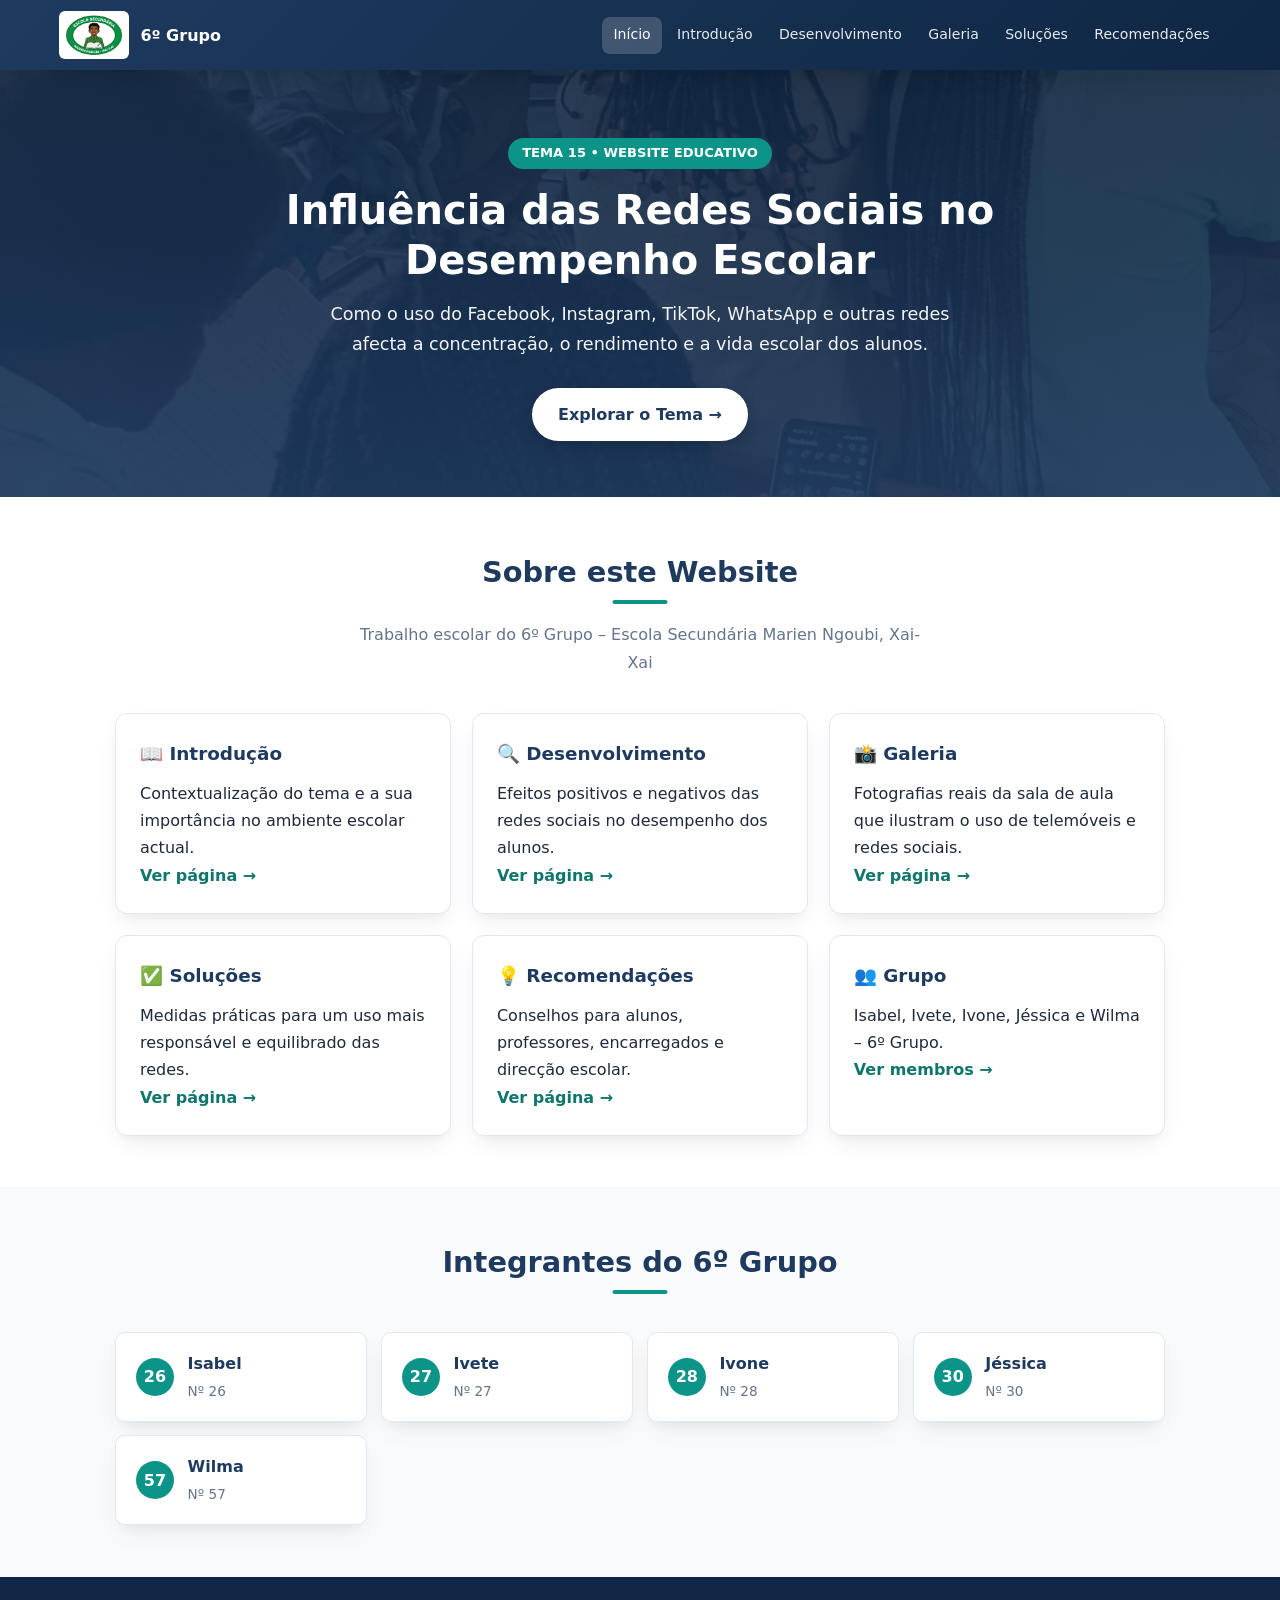
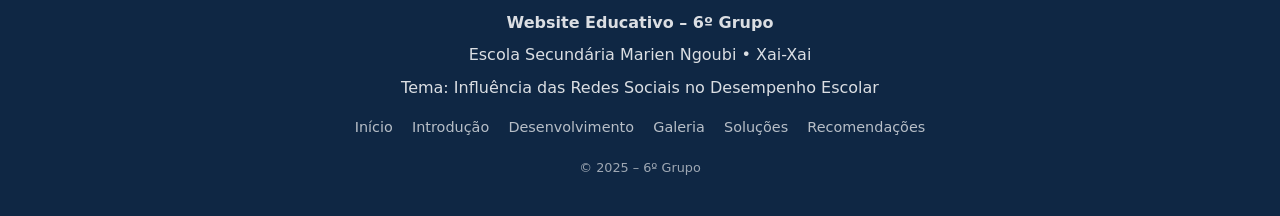
<file: index.html>
<!DOCTYPE html>
<html lang="pt">
<head>
  <meta charset="UTF-8">
  <meta name="viewport" content="width=device-width, initial-scale=1.0">
  <title>Início | Influência das Redes Sociais no Desempenho Escolar</title>
  <link rel="stylesheet" href="styles.css">
</head>
<body>
  <header>
    <div class="nav-container">
      <a href="index.html" class="logo">
        <img src="logo-escola.jpg" alt="Escola Secundária Marien Ngoubi">
        <span>6º Grupo</span>
      </a>
      <button class="menu-toggle" onclick="document.querySelector('nav').classList.toggle('open')">☰</button>
      <nav>
        <a href="index.html" class="active">Início</a>
        <a href="introducao.html">Introdução</a>
        <a href="desenvolvimento.html">Desenvolvimento</a>
        <a href="galeria.html">Galeria</a>
        <a href="solucoes.html">Soluções</a>
        <a href="recomendacoes.html">Recomendações</a>
      </nav>
    </div>
  </header>

  <section class="hero">
    <div class="hero-content">
      <div class="badge">TEMA 15 • WEBSITE EDUCATIVO</div>
      <h1>Influência das Redes Sociais no Desempenho Escolar</h1>
      <p>Como o uso do Facebook, Instagram, TikTok, WhatsApp e outras redes afecta a concentração, o rendimento e a vida escolar dos alunos.</p>
      <a href="introducao.html" class="btn">Explorar o Tema →</a>
    </div>
  </section>

  <section style="background:white;">
    <div class="container">
      <div class="section-title">
        <h2>Sobre este Website</h2>
        <p>Trabalho escolar do 6º Grupo – Escola Secundária Marien Ngoubi, Xai-Xai</p>
      </div>
      <div class="grid-3">
        <div class="card">
          <h3>📖 Introdução</h3>
          <p>Contextualização do tema e a sua importância no ambiente escolar actual.</p>
          <a href="introducao.html" style="color:var(--accent-dark); font-weight:600; text-decoration:none;">Ver página →</a>
        </div>
        <div class="card">
          <h3>🔍 Desenvolvimento</h3>
          <p>Efeitos positivos e negativos das redes sociais no desempenho dos alunos.</p>
          <a href="desenvolvimento.html" style="color:var(--accent-dark); font-weight:600; text-decoration:none;">Ver página →</a>
        </div>
        <div class="card">
          <h3>📸 Galeria</h3>
          <p>Fotografias reais da sala de aula que ilustram o uso de telemóveis e redes sociais.</p>
          <a href="galeria.html" style="color:var(--accent-dark); font-weight:600; text-decoration:none;">Ver página →</a>
        </div>
        <div class="card">
          <h3>✅ Soluções</h3>
          <p>Medidas práticas para um uso mais responsável e equilibrado das redes.</p>
          <a href="solucoes.html" style="color:var(--accent-dark); font-weight:600; text-decoration:none;">Ver página →</a>
        </div>
        <div class="card">
          <h3>💡 Recomendações</h3>
          <p>Conselhos para alunos, professores, encarregados e direcção escolar.</p>
          <a href="recomendacoes.html" style="color:var(--accent-dark); font-weight:600; text-decoration:none;">Ver página →</a>
        </div>
        <div class="card">
          <h3>👥 Grupo</h3>
          <p>Isabel, Ivete, Ivone, Jéssica e Wilma – 6º Grupo.</p>
          <a href="#grupo" style="color:var(--accent-dark); font-weight:600; text-decoration:none;">Ver membros →</a>
        </div>
      </div>
    </div>
  </section>

  <section id="grupo" style="background:var(--bg);">
    <div class="container">
      <div class="section-title">
        <h2>Integrantes do 6º Grupo</h2>
      </div>
      <div class="members">
        <div class="member"><div class="member-num">26</div><div class="member-info"><strong>Isabel</strong><span>Nº 26</span></div></div>
        <div class="member"><div class="member-num">27</div><div class="member-info"><strong>Ivete</strong><span>Nº 27</span></div></div>
        <div class="member"><div class="member-num">28</div><div class="member-info"><strong>Ivone</strong><span>Nº 28</span></div></div>
        <div class="member"><div class="member-num">30</div><div class="member-info"><strong>Jéssica</strong><span>Nº 30</span></div></div>
        <div class="member"><div class="member-num">57</div><div class="member-info"><strong>Wilma</strong><span>Nº 57</span></div></div>
      </div>
    </div>
  </section>

  <footer>
    <p><strong>Website Educativo – 6º Grupo</strong></p>
    <p>Escola Secundária Marien Ngoubi • Xai-Xai</p>
    <p>Tema: Influência das Redes Sociais no Desempenho Escolar</p>
    <div class="footer-links">
      <a href="index.html">Início</a>
      <a href="introducao.html">Introdução</a>
      <a href="desenvolvimento.html">Desenvolvimento</a>
      <a href="galeria.html">Galeria</a>
      <a href="solucoes.html">Soluções</a>
      <a href="recomendacoes.html">Recomendações</a>
    </div>
    <p style="margin-top:1.1rem; font-size:0.8rem; opacity:0.7;">© 2025 – 6º Grupo</p>
  </footer>
</body>
</html>
</file>
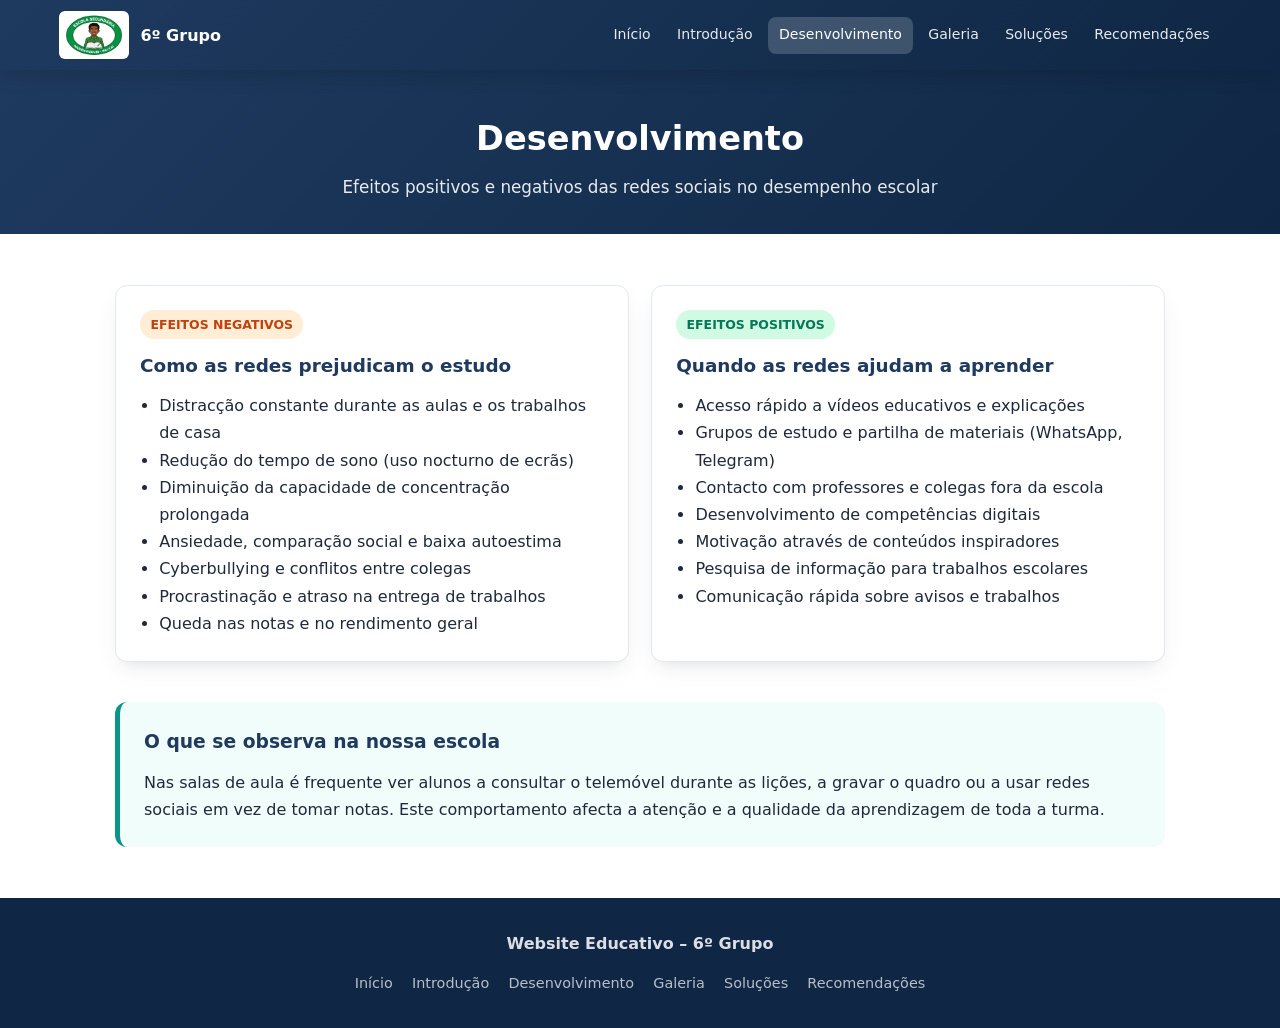
<file: desenvolvimento.html>
<!DOCTYPE html>
<html lang="pt">
<head>
  <meta charset="UTF-8">
  <meta name="viewport" content="width=device-width, initial-scale=1.0">
  <title>Desenvolvimento | Influência das Redes Sociais</title>
  <link rel="stylesheet" href="styles.css">
</head>
<body>
  <header>
    <div class="nav-container">
      <a href="index.html" class="logo">
        <img src="logo-escola.jpg" alt="Escola Secundária Marien Ngoubi">
        <span>6º Grupo</span>
      </a>
      <button class="menu-toggle" onclick="document.querySelector('nav').classList.toggle('open')">☰</button>
      <nav>
        <a href="index.html">Início</a>
        <a href="introducao.html">Introdução</a>
        <a href="desenvolvimento.html" class="active">Desenvolvimento</a>
        <a href="galeria.html">Galeria</a>
        <a href="solucoes.html">Soluções</a>
        <a href="recomendacoes.html">Recomendações</a>
      </nav>
    </div>
  </header>

  <div class="page-header">
    <h1>Desenvolvimento</h1>
    <p>Efeitos positivos e negativos das redes sociais no desempenho escolar</p>
  </div>

  <section style="background:white;">
    <div class="container">
      <div class="grid-2">
        <div class="card">
          <span class="tag neg">EFEITOS NEGATIVOS</span>
          <h3>Como as redes prejudicam o estudo</h3>
          <ul style="padding-left:1.2rem;">
            <li>Distracção constante durante as aulas e os trabalhos de casa</li>
            <li>Redução do tempo de sono (uso nocturno de ecrãs)</li>
            <li>Diminuição da capacidade de concentração prolongada</li>
            <li>Ansiedade, comparação social e baixa autoestima</li>
            <li>Cyberbullying e conflitos entre colegas</li>
            <li>Procrastinação e atraso na entrega de trabalhos</li>
            <li>Queda nas notas e no rendimento geral</li>
          </ul>
        </div>

        <div class="card">
          <span class="tag pos">EFEITOS POSITIVOS</span>
          <h3>Quando as redes ajudam a aprender</h3>
          <ul style="padding-left:1.2rem;">
            <li>Acesso rápido a vídeos educativos e explicações</li>
            <li>Grupos de estudo e partilha de materiais (WhatsApp, Telegram)</li>
            <li>Contacto com professores e colegas fora da escola</li>
            <li>Desenvolvimento de competências digitais</li>
            <li>Motivação através de conteúdos inspiradores</li>
            <li>Pesquisa de informação para trabalhos escolares</li>
            <li>Comunicação rápida sobre avisos e trabalhos</li>
          </ul>
        </div>
      </div>

      <div style="margin-top:2.5rem; background:#f0fdfa; padding:1.5rem; border-radius:12px; border-left:5px solid var(--accent);">
        <h3 style="color:var(--primary); margin-bottom:0.7rem;">O que se observa na nossa escola</h3>
        <p>Nas salas de aula é frequente ver alunos a consultar o telemóvel durante as lições, a gravar o quadro ou a usar redes sociais em vez de tomar notas. Este comportamento afecta a atenção e a qualidade da aprendizagem de toda a turma.</p>
      </div>
    </div>
  </section>

  <footer>
    <p><strong>Website Educativo – 6º Grupo</strong></p>
    <div class="footer-links">
      <a href="index.html">Início</a>
      <a href="introducao.html">Introdução</a>
      <a href="desenvolvimento.html">Desenvolvimento</a>
      <a href="galeria.html">Galeria</a>
      <a href="solucoes.html">Soluções</a>
      <a href="recomendacoes.html">Recomendações</a>
    </div>
  </footer>
</body>
</html>
</file>
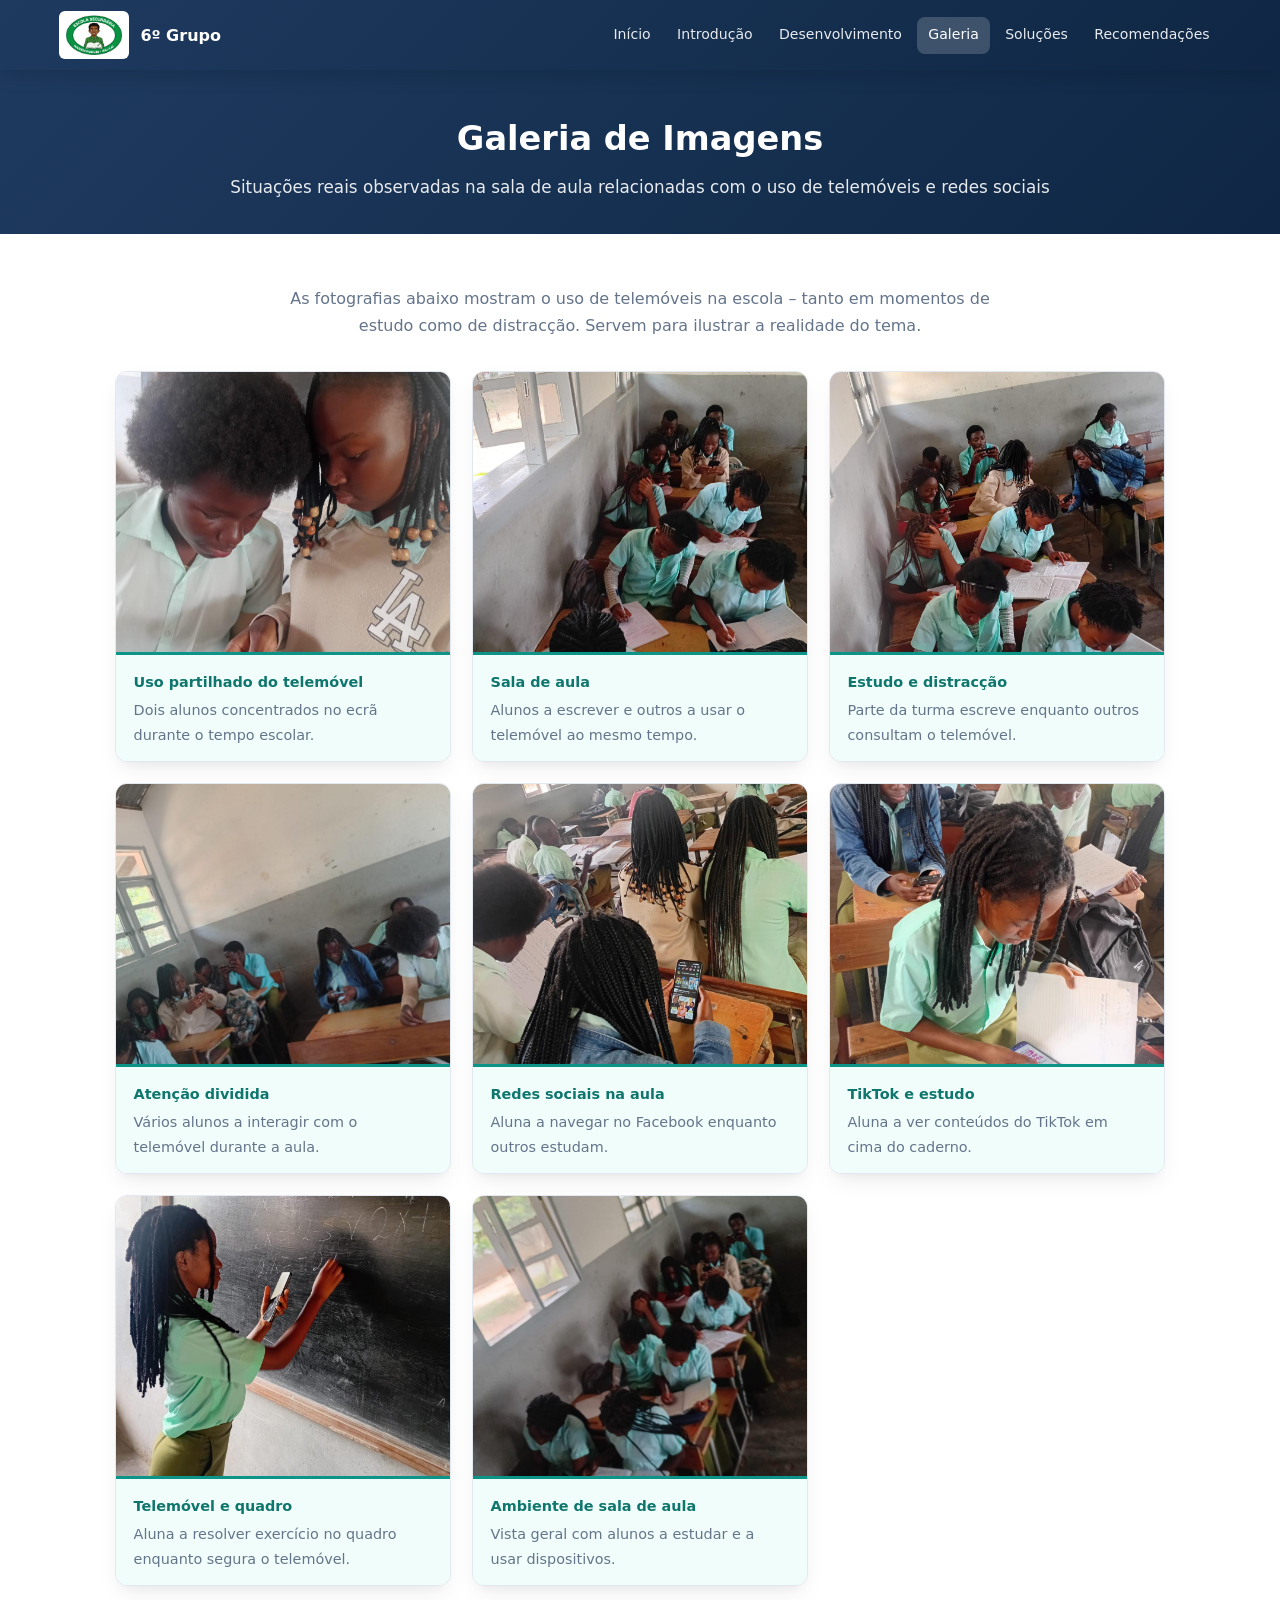
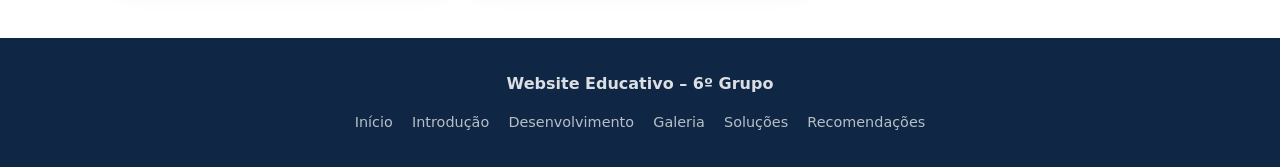
<file: galeria.html>
<!DOCTYPE html>
<html lang="pt">
<head>
  <meta charset="UTF-8">
  <meta name="viewport" content="width=device-width, initial-scale=1.0">
  <title>Galeria | Influência das Redes Sociais</title>
  <link rel="stylesheet" href="styles.css">
</head>
<body>
  <header>
    <div class="nav-container">
      <a href="index.html" class="logo">
        <img src="logo-escola.jpg" alt="Escola Secundária Marien Ngoubi">
        <span>6º Grupo</span>
      </a>
      <button class="menu-toggle" onclick="document.querySelector('nav').classList.toggle('open')">☰</button>
      <nav>
        <a href="index.html">Início</a>
        <a href="introducao.html">Introdução</a>
        <a href="desenvolvimento.html">Desenvolvimento</a>
        <a href="galeria.html" class="active">Galeria</a>
        <a href="solucoes.html">Soluções</a>
        <a href="recomendacoes.html">Recomendações</a>
      </nav>
    </div>
  </header>

  <div class="page-header">
    <h1>Galeria de Imagens</h1>
    <p>Situações reais observadas na sala de aula relacionadas com o uso de telemóveis e redes sociais</p>
  </div>

  <section style="background:white;">
    <div class="container">
      <p style="text-align:center; color:var(--text-light); max-width:700px; margin:0 auto 2rem;">
        As fotografias abaixo mostram o uso de telemóveis na escola – tanto em momentos de estudo como de distracção. 
        Servem para ilustrar a realidade do tema.
      </p>

      <div class="gallery">
        <div class="gallery-item">
          <img src="redes1.jpg" alt="Alunos a ver telemóvel juntos">
          <div class="caption">
            <strong>Uso partilhado do telemóvel</strong>
            Dois alunos concentrados no ecrã durante o tempo escolar.
          </div>
        </div>
        <div class="gallery-item">
          <img src="redes2.jpg" alt="Sala de aula com telemóveis">
          <div class="caption">
            <strong>Sala de aula</strong>
            Alunos a escrever e outros a usar o telemóvel ao mesmo tempo.
          </div>
        </div>
        <div class="gallery-item">
          <img src="redes3.jpg" alt="Alunos a estudar e a usar telemóvel">
          <div class="caption">
            <strong>Estudo e distracção</strong>
            Parte da turma escreve enquanto outros consultam o telemóvel.
          </div>
        </div>
        <div class="gallery-item">
          <img src="redes4.jpg" alt="Uso de telemóveis na sala">
          <div class="caption">
            <strong>Atenção dividida</strong>
            Vários alunos a interagir com o telemóvel durante a aula.
          </div>
        </div>
        <div class="gallery-item">
          <img src="redes5.jpg" alt="Aluna a ver Facebook">
          <div class="caption">
            <strong>Redes sociais na aula</strong>
            Aluna a navegar no Facebook enquanto outros estudam.
          </div>
        </div>
        <div class="gallery-item">
          <img src="redes6.jpg" alt="Aluna a ver TikTok">
          <div class="caption">
            <strong>TikTok e estudo</strong>
            Aluna a ver conteúdos do TikTok em cima do caderno.
          </div>
        </div>
        <div class="gallery-item">
          <img src="redes7.jpg" alt="Aluna a escrever no quadro com telemóvel">
          <div class="caption">
            <strong>Telemóvel e quadro</strong>
            Aluna a resolver exercício no quadro enquanto segura o telemóvel.
          </div>
        </div>
        <div class="gallery-item">
          <img src="redes8.jpg" alt="Vista geral da sala">
          <div class="caption">
            <strong>Ambiente de sala de aula</strong>
            Vista geral com alunos a estudar e a usar dispositivos.
          </div>
        </div>
      </div>
    </div>
  </section>

  <footer>
    <p><strong>Website Educativo – 6º Grupo</strong></p>
    <div class="footer-links">
      <a href="index.html">Início</a>
      <a href="introducao.html">Introdução</a>
      <a href="desenvolvimento.html">Desenvolvimento</a>
      <a href="galeria.html">Galeria</a>
      <a href="solucoes.html">Soluções</a>
      <a href="recomendacoes.html">Recomendações</a>
    </div>
  </footer>
</body>
</html>
</file>
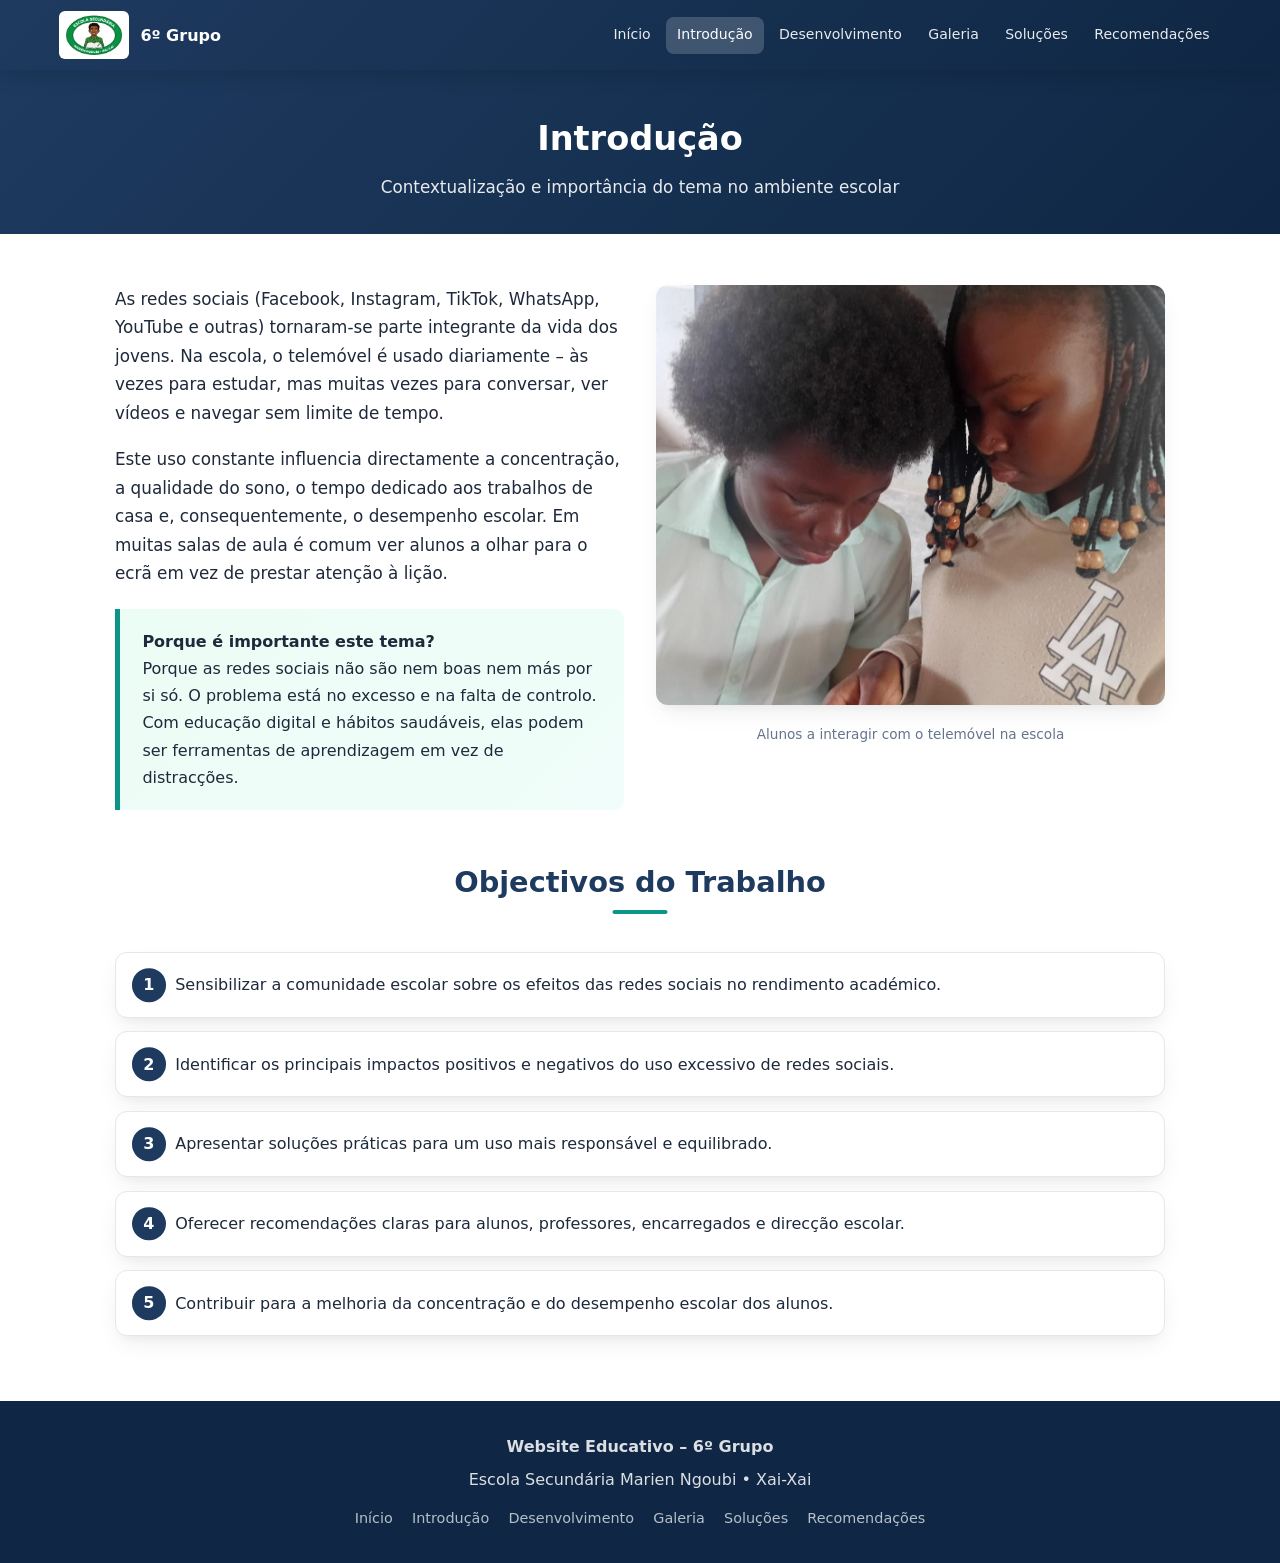
<file: introducao.html>
<!DOCTYPE html>
<html lang="pt">
<head>
  <meta charset="UTF-8">
  <meta name="viewport" content="width=device-width, initial-scale=1.0">
  <title>Introdução | Influência das Redes Sociais</title>
  <link rel="stylesheet" href="styles.css">
</head>
<body>
  <header>
    <div class="nav-container">
      <a href="index.html" class="logo">
        <img src="logo-escola.jpg" alt="Escola Secundária Marien Ngoubi">
        <span>6º Grupo</span>
      </a>
      <button class="menu-toggle" onclick="document.querySelector('nav').classList.toggle('open')">☰</button>
      <nav>
        <a href="index.html">Início</a>
        <a href="introducao.html" class="active">Introdução</a>
        <a href="desenvolvimento.html">Desenvolvimento</a>
        <a href="galeria.html">Galeria</a>
        <a href="solucoes.html">Soluções</a>
        <a href="recomendacoes.html">Recomendações</a>
      </nav>
    </div>
  </header>

  <div class="page-header">
    <h1>Introdução</h1>
    <p>Contextualização e importância do tema no ambiente escolar</p>
  </div>

  <section style="background:white;">
    <div class="container">
      <div class="intro-content">
        <div class="intro-text">
          <p>As redes sociais (Facebook, Instagram, TikTok, WhatsApp, YouTube e outras) tornaram-se parte integrante da vida dos jovens. Na escola, o telemóvel é usado diariamente – às vezes para estudar, mas muitas vezes para conversar, ver vídeos e navegar sem limite de tempo.</p>
          
          <p>Este uso constante influencia directamente a concentração, a qualidade do sono, o tempo dedicado aos trabalhos de casa e, consequentemente, o desempenho escolar. Em muitas salas de aula é comum ver alunos a olhar para o ecrã em vez de prestar atenção à lição.</p>

          <div class="highlight-box">
            <strong>Porque é importante este tema?</strong><br>
            Porque as redes sociais não são nem boas nem más por si só. O problema está no excesso e na falta de controlo. Com educação digital e hábitos saudáveis, elas podem ser ferramentas de aprendizagem em vez de distracções.
          </div>
        </div>
        <div>
          <img src="redes1.jpg" alt="Alunos a usar telemóvel" style="width:100%; max-height:420px; object-fit:cover; object-position:center; border-radius:12px; box-shadow: var(--shadow);">
          <p style="font-size:0.85rem; color:var(--text-light); margin-top:0.6rem; text-align:center;">Alunos a interagir com o telemóvel na escola</p>
        </div>
      </div>

      <div style="margin-top:3rem;">
        <div class="section-title">
          <h2>Objectivos do Trabalho</h2>
        </div>
        <ul class="obj-list">
          <li>Sensibilizar a comunidade escolar sobre os efeitos das redes sociais no rendimento académico.</li>
          <li>Identificar os principais impactos positivos e negativos do uso excessivo de redes sociais.</li>
          <li>Apresentar soluções práticas para um uso mais responsável e equilibrado.</li>
          <li>Oferecer recomendações claras para alunos, professores, encarregados e direcção escolar.</li>
          <li>Contribuir para a melhoria da concentração e do desempenho escolar dos alunos.</li>
        </ul>
      </div>
    </div>
  </section>

  <footer>
    <p><strong>Website Educativo – 6º Grupo</strong></p>
    <p>Escola Secundária Marien Ngoubi • Xai-Xai</p>
    <div class="footer-links">
      <a href="index.html">Início</a>
      <a href="introducao.html">Introdução</a>
      <a href="desenvolvimento.html">Desenvolvimento</a>
      <a href="galeria.html">Galeria</a>
      <a href="solucoes.html">Soluções</a>
      <a href="recomendacoes.html">Recomendações</a>
    </div>
  </footer>
</body>
</html>
</file>
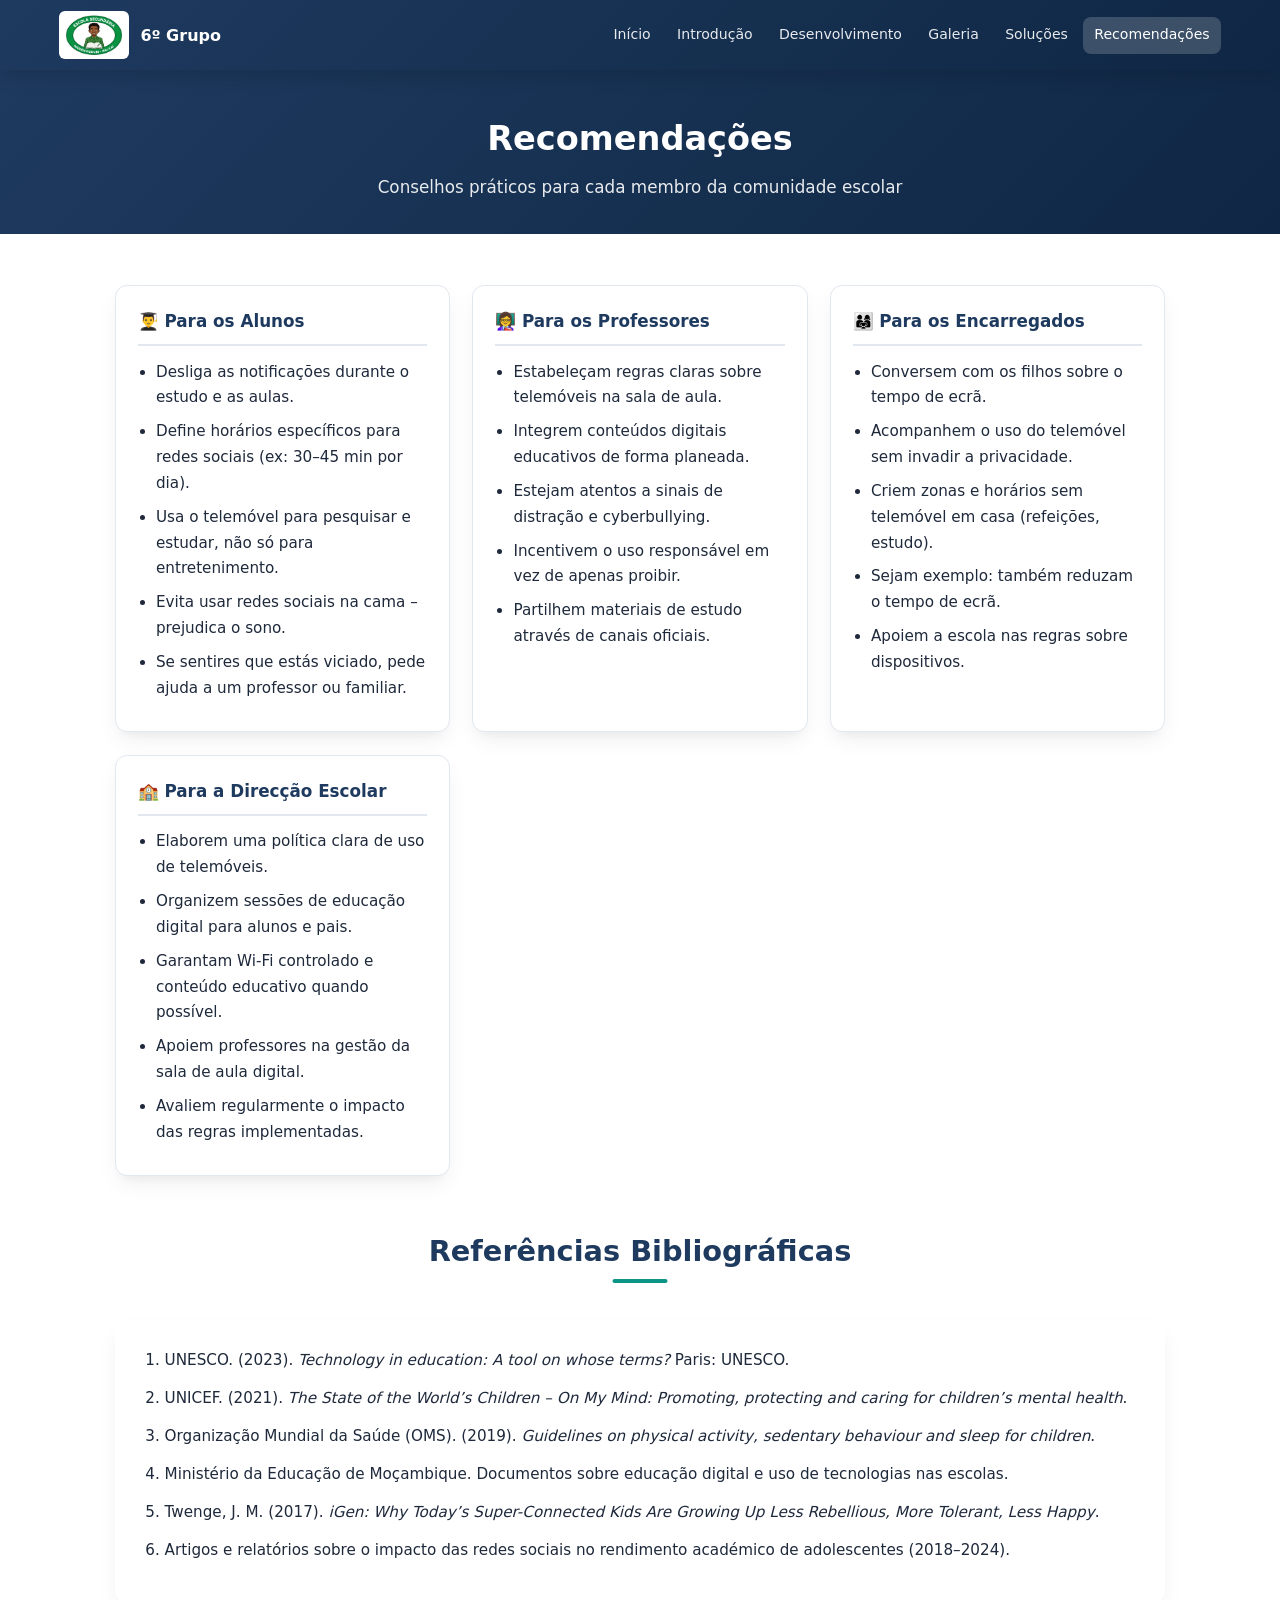
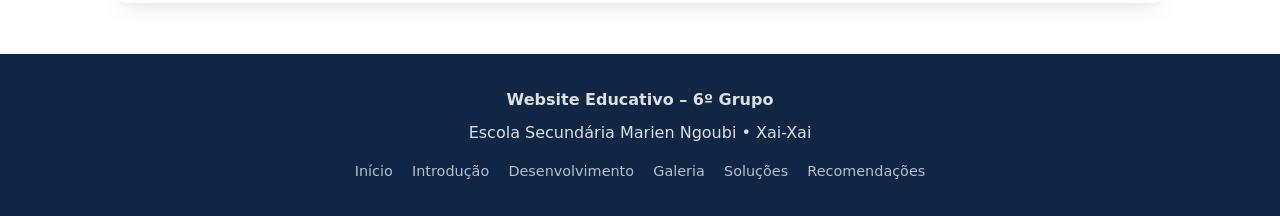
<file: recomendacoes.html>
<!DOCTYPE html>
<html lang="pt">
<head>
  <meta charset="UTF-8">
  <meta name="viewport" content="width=device-width, initial-scale=1.0">
  <title>Recomendações | Influência das Redes Sociais</title>
  <link rel="stylesheet" href="styles.css">
</head>
<body>
  <header>
    <div class="nav-container">
      <a href="index.html" class="logo">
        <img src="logo-escola.jpg" alt="Escola Secundária Marien Ngoubi">
        <span>6º Grupo</span>
      </a>
      <button class="menu-toggle" onclick="document.querySelector('nav').classList.toggle('open')">☰</button>
      <nav>
        <a href="index.html">Início</a>
        <a href="introducao.html">Introdução</a>
        <a href="desenvolvimento.html">Desenvolvimento</a>
        <a href="galeria.html">Galeria</a>
        <a href="solucoes.html">Soluções</a>
        <a href="recomendacoes.html" class="active">Recomendações</a>
      </nav>
    </div>
  </header>

  <div class="page-header">
    <h1>Recomendações</h1>
    <p>Conselhos práticos para cada membro da comunidade escolar</p>
  </div>

  <section style="background:white;">
    <div class="container">
      <div class="grid-2">
        <div class="rec-card">
          <h4>👨‍🎓 Para os Alunos</h4>
          <ul>
            <li>Desliga as notificações durante o estudo e as aulas.</li>
            <li>Define horários específicos para redes sociais (ex: 30–45 min por dia).</li>
            <li>Usa o telemóvel para pesquisar e estudar, não só para entretenimento.</li>
            <li>Evita usar redes sociais na cama – prejudica o sono.</li>
            <li>Se sentires que estás viciado, pede ajuda a um professor ou familiar.</li>
          </ul>
        </div>

        <div class="rec-card">
          <h4>👩‍🏫 Para os Professores</h4>
          <ul>
            <li>Estabeleçam regras claras sobre telemóveis na sala de aula.</li>
            <li>Integrem conteúdos digitais educativos de forma planeada.</li>
            <li>Estejam atentos a sinais de distração e cyberbullying.</li>
            <li>Incentivem o uso responsável em vez de apenas proibir.</li>
            <li>Partilhem materiais de estudo através de canais oficiais.</li>
          </ul>
        </div>

        <div class="rec-card">
          <h4>👨‍👩‍👧 Para os Encarregados</h4>
          <ul>
            <li>Conversem com os filhos sobre o tempo de ecrã.</li>
            <li>Acompanhem o uso do telemóvel sem invadir a privacidade.</li>
            <li>Criem zonas e horários sem telemóvel em casa (refeições, estudo).</li>
            <li>Sejam exemplo: também reduzam o tempo de ecrã.</li>
            <li>Apoiem a escola nas regras sobre dispositivos.</li>
          </ul>
        </div>

        <div class="rec-card">
          <h4>🏫 Para a Direcção Escolar</h4>
          <ul>
            <li>Elaborem uma política clara de uso de telemóveis.</li>
            <li>Organizem sessões de educação digital para alunos e pais.</li>
            <li>Garantam Wi-Fi controlado e conteúdo educativo quando possível.</li>
            <li>Apoiem professores na gestão da sala de aula digital.</li>
            <li>Avaliem regularmente o impacto das regras implementadas.</li>
          </ul>
        </div>
      </div>

      <div style="margin-top:3.2rem;">
        <div class="section-title">
          <h2>Referências Bibliográficas</h2>
        </div>
        <div class="refs">
          <ol>
            <li>UNESCO. (2023). <em>Technology in education: A tool on whose terms?</em> Paris: UNESCO.</li>
            <li>UNICEF. (2021). <em>The State of the World’s Children – On My Mind: Promoting, protecting and caring for children’s mental health</em>.</li>
            <li>Organização Mundial da Saúde (OMS). (2019). <em>Guidelines on physical activity, sedentary behaviour and sleep for children</em>.</li>
            <li>Ministério da Educação de Moçambique. Documentos sobre educação digital e uso de tecnologias nas escolas.</li>
            <li>Twenge, J. M. (2017). <em>iGen: Why Today’s Super-Connected Kids Are Growing Up Less Rebellious, More Tolerant, Less Happy</em>.</li>
            <li>Artigos e relatórios sobre o impacto das redes sociais no rendimento académico de adolescentes (2018–2024).</li>
          </ol>
        </div>
      </div>
    </div>
  </section>

  <footer>
    <p><strong>Website Educativo – 6º Grupo</strong></p>
    <p>Escola Secundária Marien Ngoubi • Xai-Xai</p>
    <div class="footer-links">
      <a href="index.html">Início</a>
      <a href="introducao.html">Introdução</a>
      <a href="desenvolvimento.html">Desenvolvimento</a>
      <a href="galeria.html">Galeria</a>
      <a href="solucoes.html">Soluções</a>
      <a href="recomendacoes.html">Recomendações</a>
    </div>
  </footer>
</body>
</html>
</file>
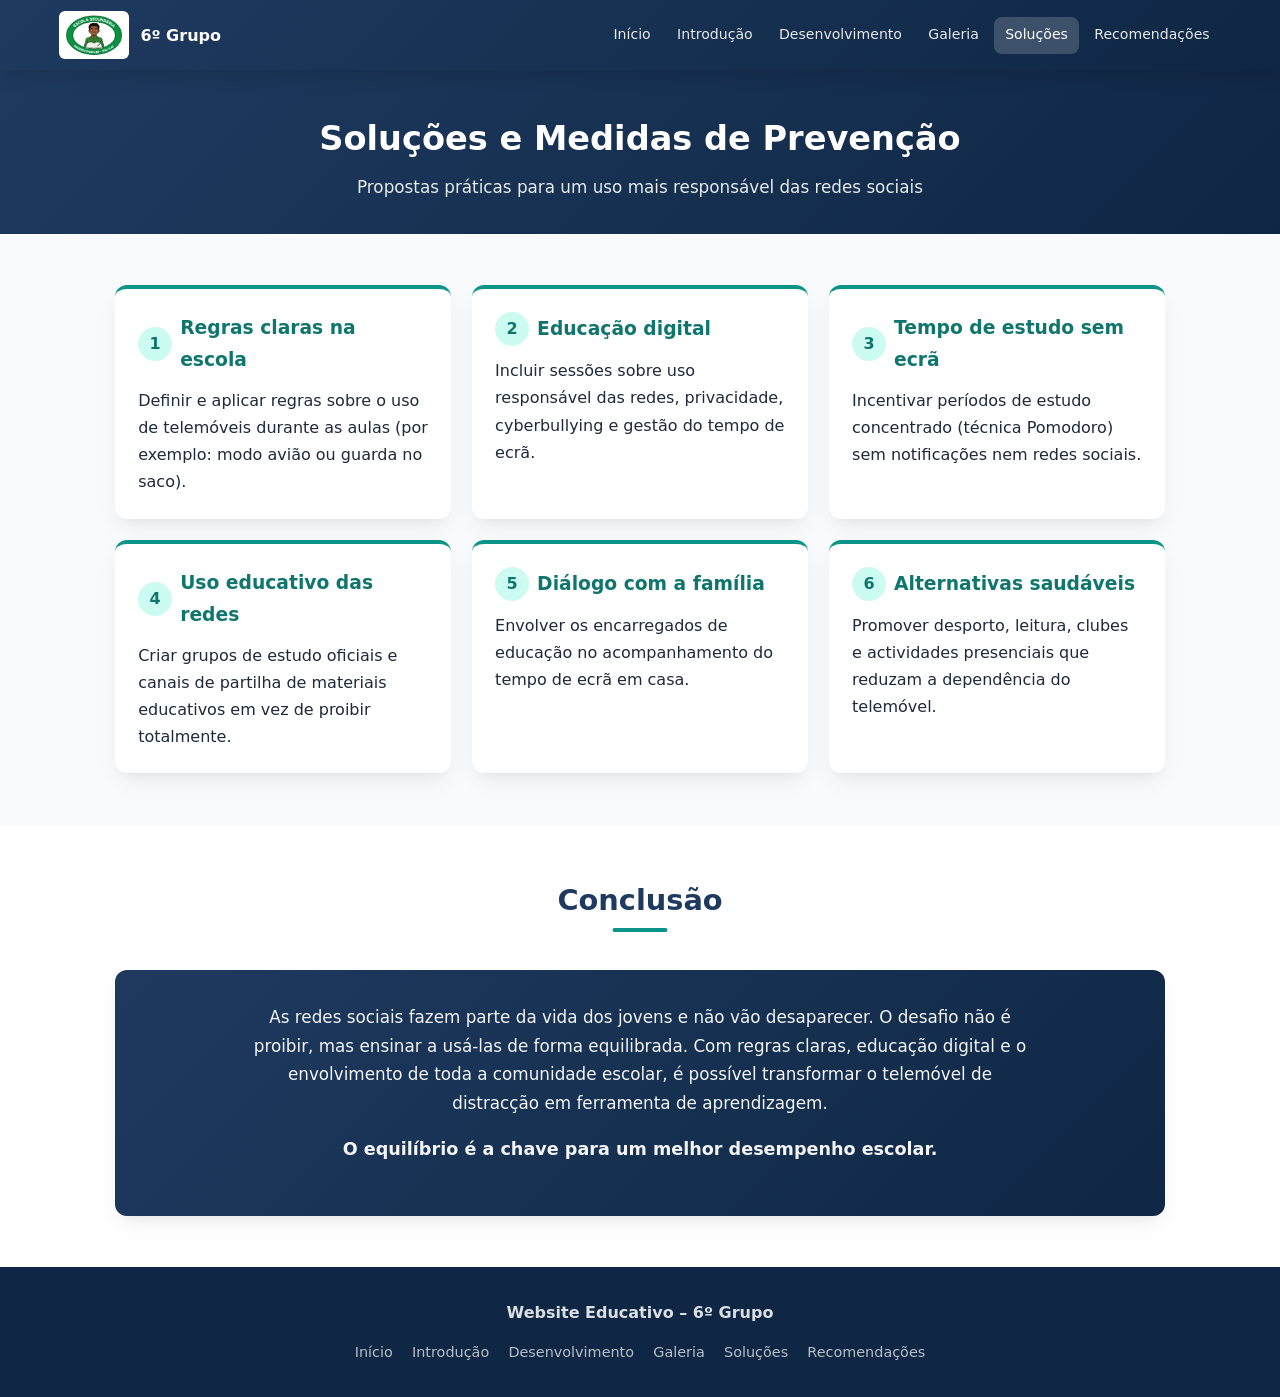
<file: solucoes.html>
<!DOCTYPE html>
<html lang="pt">
<head>
  <meta charset="UTF-8">
  <meta name="viewport" content="width=device-width, initial-scale=1.0">
  <title>Soluções | Influência das Redes Sociais</title>
  <link rel="stylesheet" href="styles.css">
</head>
<body>
  <header>
    <div class="nav-container">
      <a href="index.html" class="logo">
        <img src="logo-escola.jpg" alt="Escola Secundária Marien Ngoubi">
        <span>6º Grupo</span>
      </a>
      <button class="menu-toggle" onclick="document.querySelector('nav').classList.toggle('open')">☰</button>
      <nav>
        <a href="index.html">Início</a>
        <a href="introducao.html">Introdução</a>
        <a href="desenvolvimento.html">Desenvolvimento</a>
        <a href="galeria.html">Galeria</a>
        <a href="solucoes.html" class="active">Soluções</a>
        <a href="recomendacoes.html">Recomendações</a>
      </nav>
    </div>
  </header>

  <div class="page-header">
    <h1>Soluções e Medidas de Prevenção</h1>
    <p>Propostas práticas para um uso mais responsável das redes sociais</p>
  </div>

  <section style="background:var(--bg);">
    <div class="container">
      <div class="grid-3">
        <div class="solution-card">
          <h3><span class="icon-circle">1</span> Regras claras na escola</h3>
          <p>Definir e aplicar regras sobre o uso de telemóveis durante as aulas (por exemplo: modo avião ou guarda no saco).</p>
        </div>
        <div class="solution-card">
          <h3><span class="icon-circle">2</span> Educação digital</h3>
          <p>Incluir sessões sobre uso responsável das redes, privacidade, cyberbullying e gestão do tempo de ecrã.</p>
        </div>
        <div class="solution-card">
          <h3><span class="icon-circle">3</span> Tempo de estudo sem ecrã</h3>
          <p>Incentivar períodos de estudo concentrado (técnica Pomodoro) sem notificações nem redes sociais.</p>
        </div>
        <div class="solution-card">
          <h3><span class="icon-circle">4</span> Uso educativo das redes</h3>
          <p>Criar grupos de estudo oficiais e canais de partilha de materiais educativos em vez de proibir totalmente.</p>
        </div>
        <div class="solution-card">
          <h3><span class="icon-circle">5</span> Diálogo com a família</h3>
          <p>Envolver os encarregados de educação no acompanhamento do tempo de ecrã em casa.</p>
        </div>
        <div class="solution-card">
          <h3><span class="icon-circle">6</span> Alternativas saudáveis</h3>
          <p>Promover desporto, leitura, clubes e actividades presenciais que reduzam a dependência do telemóvel.</p>
        </div>
      </div>
    </div>
  </section>

  <section style="background:white;">
    <div class="container">
      <div class="section-title">
        <h2>Conclusão</h2>
      </div>
      <div class="conclusion-box">
        <p>As redes sociais fazem parte da vida dos jovens e não vão desaparecer. O desafio não é proibir, mas ensinar a usá-las de forma equilibrada. Com regras claras, educação digital e o envolvimento de toda a comunidade escolar, é possível transformar o telemóvel de distracção em ferramenta de aprendizagem.</p>
        <p style="font-weight:600; font-size:1.1rem;">O equilíbrio é a chave para um melhor desempenho escolar.</p>
      </div>
    </div>
  </section>

  <footer>
    <p><strong>Website Educativo – 6º Grupo</strong></p>
    <div class="footer-links">
      <a href="index.html">Início</a>
      <a href="introducao.html">Introdução</a>
      <a href="desenvolvimento.html">Desenvolvimento</a>
      <a href="galeria.html">Galeria</a>
      <a href="solucoes.html">Soluções</a>
      <a href="recomendacoes.html">Recomendações</a>
    </div>
  </footer>
</body>
</html>
</file>
<file: styles.css>
:root {
  --primary: #1e3a5f;
  --primary-dark: #0f2744;
  --accent: #0d9488;
  --accent-dark: #0f766e;
  --warn: #c2410c;
  --bg: #f8fafc;
  --card: #ffffff;
  --text: #1e293b;
  --text-light: #64748b;
  --border: #e2e8f0;
  --shadow: 0 10px 25px -5px rgba(0,0,0,0.08), 0 8px 10px -6px rgba(0,0,0,0.04);
  --radius: 12px;
}

* { margin: 0; padding: 0; box-sizing: border-box; }

body {
  font-family: 'Segoe UI', system-ui, -apple-system, BlinkMacSystemFont, Roboto, sans-serif;
  background: var(--bg);
  color: var(--text);
  line-height: 1.7;
}

header {
  background: linear-gradient(135deg, var(--primary) 0%, var(--primary-dark) 100%);
  color: white;
  position: sticky;
  top: 0;
  z-index: 1000;
  box-shadow: 0 4px 20px rgba(0,0,0,0.15);
}

.nav-container {
  max-width: 1200px;
  margin: 0 auto;
  padding: 0.7rem 1.2rem;
  display: flex;
  justify-content: space-between;
  align-items: center;
  flex-wrap: wrap;
  gap: 0.7rem;
}

.logo {
  display: flex;
  align-items: center;
  gap: 0.7rem;
  text-decoration: none;
  color: white;
  font-weight: 700;
  font-size: 1rem;
}

.logo img {
  height: 48px;
  width: auto;
  border-radius: 6px;
  background: white;
  padding: 2px;
}

nav {
  display: flex;
  gap: 0.25rem;
  flex-wrap: wrap;
}

nav a {
  color: rgba(255,255,255,0.9);
  text-decoration: none;
  padding: 0.4rem 0.7rem;
  border-radius: 8px;
  font-size: 0.88rem;
  font-weight: 500;
  transition: all 0.25s ease;
}

nav a:hover, nav a.active {
  background: rgba(255,255,255,0.18);
  color: white;
}

.menu-toggle {
  display: none;
  background: none;
  border: none;
  color: white;
  font-size: 1.5rem;
  cursor: pointer;
}

.hero {
  background: linear-gradient(rgba(15,39,68,0.88), rgba(30,58,95,0.92)), url('redes5.jpg') center/cover no-repeat;
  color: white;
  padding: 4.2rem 1.5rem 3.5rem;
  text-align: center;
}

.hero-content { max-width: 820px; margin: 0 auto; }

.hero h1 {
  font-size: clamp(1.7rem, 5vw, 2.5rem);
  font-weight: 800;
  margin-bottom: 0.9rem;
  line-height: 1.25;
}

.hero p {
  font-size: 1.1rem;
  opacity: 0.95;
  margin-bottom: 1.8rem;
  max-width: 620px;
  margin-left: auto;
  margin-right: auto;
}

.badge {
  display: inline-block;
  background: var(--accent);
  color: white;
  padding: 0.3rem 0.9rem;
  border-radius: 50px;
  font-size: 0.82rem;
  font-weight: 600;
  margin-bottom: 1rem;
}

.btn {
  display: inline-block;
  background: white;
  color: var(--primary);
  padding: 0.8rem 1.6rem;
  border-radius: 50px;
  text-decoration: none;
  font-weight: 700;
  transition: all 0.3s ease;
  box-shadow: 0 4px 15px rgba(0,0,0,0.2);
}

.btn:hover {
  transform: translateY(-3px);
  box-shadow: 0 8px 25px rgba(0,0,0,0.25);
}

section { padding: 3.2rem 1.3rem; }
.container { max-width: 1050px; margin: 0 auto; }

.section-title { text-align: center; margin-bottom: 2.3rem; }
.section-title h2 {
  font-size: 1.8rem;
  color: var(--primary);
  margin-bottom: 0.5rem;
  position: relative;
  display: inline-block;
}
.section-title h2::after {
  content: '';
  position: absolute;
  bottom: -7px;
  left: 50%;
  transform: translateX(-50%);
  width: 55px;
  height: 4px;
  background: var(--accent);
  border-radius: 2px;
}
.section-title p { color: var(--text-light); max-width: 580px; margin: 1rem auto 0; }

.card {
  background: var(--card);
  border-radius: var(--radius);
  padding: 1.5rem;
  box-shadow: var(--shadow);
  border: 1px solid var(--border);
  height: 100%;
}

.card h3 { color: var(--primary); margin-bottom: 0.7rem; font-size: 1.15rem; }

.grid-2 {
  display: grid;
  grid-template-columns: repeat(auto-fit, minmax(280px, 1fr));
  gap: 1.4rem;
}

.grid-3 {
  display: grid;
  grid-template-columns: repeat(auto-fit, minmax(250px, 1fr));
  gap: 1.3rem;
}

.intro-content {
  display: grid;
  grid-template-columns: 1fr 1fr;
  gap: 2rem;
  align-items: start;
}
@media (max-width: 800px) {
  .intro-content { grid-template-columns: 1fr; }
}

.intro-text p { margin-bottom: 1.1rem; font-size: 1.05rem; }

.highlight-box {
  background: linear-gradient(135deg, #ecfdf5, #f0fdfa);
  border-left: 5px solid var(--accent);
  padding: 1.2rem 1.4rem;
  border-radius: 0 10px 10px 0;
  margin-top: 1.3rem;
}

.obj-list { list-style: none; counter-reset: obj; }
.obj-list li {
  counter-increment: obj;
  background: var(--card);
  padding: 1.15rem 1.15rem 1.15rem 3.7rem;
  margin-bottom: 0.85rem;
  border-radius: var(--radius);
  box-shadow: var(--shadow);
  position: relative;
  border: 1px solid var(--border);
}
.obj-list li::before {
  content: counter(obj);
  position: absolute;
  left: 1rem;
  top: 50%;
  transform: translateY(-50%);
  width: 2.1rem;
  height: 2.1rem;
  background: var(--primary);
  color: white;
  border-radius: 50%;
  display: flex;
  align-items: center;
  justify-content: center;
  font-weight: 700;
}

.tag {
  display: inline-block;
  padding: 0.22rem 0.65rem;
  border-radius: 50px;
  font-size: 0.78rem;
  font-weight: 600;
  margin-bottom: 0.7rem;
}
.tag.neg { background: #ffedd5; color: #c2410c; }
.tag.pos { background: #d1fae5; color: #047857; }

.gallery {
  display: grid;
  grid-template-columns: repeat(auto-fit, minmax(260px, 1fr));
  gap: 1.3rem;
  margin-top: 1.5rem;
}

.gallery-item {
  background: var(--card);
  border-radius: var(--radius);
  overflow: hidden;
  box-shadow: var(--shadow);
  border: 1px solid var(--border);
}

.gallery-item img {
  width: 100%;
  height: 280px;
  object-fit: cover;
  object-position: center;
  display: block;
  background: #edf2f7;
}

.gallery-item .caption {
  padding: 0.9rem 1.1rem;
  font-size: 0.9rem;
  color: var(--text-light);
  background: #f0fdfa;
  border-top: 3px solid var(--accent);
}

.gallery-item .caption strong {
  color: var(--accent-dark);
  display: block;
  margin-bottom: 0.25rem;
}

.solution-card {
  background: var(--card);
  border-radius: var(--radius);
  padding: 1.45rem;
  box-shadow: var(--shadow);
  border-top: 4px solid var(--accent);
  height: 100%;
}
.solution-card h3 {
  color: var(--accent-dark);
  display: flex;
  align-items: center;
  gap: 0.5rem;
  margin-bottom: 0.7rem;
}
.icon-circle {
  width: 34px;
  height: 34px;
  background: #ccfbf1;
  border-radius: 50%;
  display: flex;
  align-items: center;
  justify-content: center;
  font-size: 1rem;
  flex-shrink: 0;
  font-weight: 700;
  color: var(--accent-dark);
}

.rec-card {
  background: var(--card);
  border-radius: var(--radius);
  padding: 1.35rem;
  box-shadow: var(--shadow);
  border: 1px solid var(--border);
}
.rec-card h4 {
  color: var(--primary);
  margin-bottom: 0.85rem;
  padding-bottom: 0.5rem;
  border-bottom: 2px solid var(--border);
  font-size: 1.05rem;
}
.rec-card ul { padding-left: 1.15rem; }
.rec-card li { margin-bottom: 0.5rem; font-size: 0.95rem; }

.conclusion-box {
  background: linear-gradient(135deg, var(--primary), var(--primary-dark));
  color: white;
  padding: 2.1rem;
  border-radius: var(--radius);
  text-align: center;
  box-shadow: var(--shadow);
}
.conclusion-box p {
  font-size: 1.05rem;
  max-width: 780px;
  margin: 0 auto 1.1rem;
  opacity: 0.95;
}

.members {
  display: grid;
  grid-template-columns: repeat(auto-fit, minmax(240px, 1fr));
  gap: 0.85rem;
}
.member {
  background: var(--card);
  padding: 1.05rem 1.25rem;
  border-radius: 10px;
  box-shadow: var(--shadow);
  display: flex;
  align-items: center;
  gap: 0.85rem;
  border: 1px solid var(--border);
}
.member-num {
  width: 38px;
  height: 38px;
  background: var(--accent);
  color: white;
  border-radius: 50%;
  display: flex;
  align-items: center;
  justify-content: center;
  font-weight: 700;
  flex-shrink: 0;
}
.member-info strong { display: block; color: var(--primary); }
.member-info span { font-size: 0.85rem; color: var(--text-light); }

.refs {
  background: var(--card);
  padding: 1.7rem;
  border-radius: var(--radius);
  box-shadow: var(--shadow);
}
.refs ol { padding-left: 1.4rem; }
.refs li { margin-bottom: 0.75rem; font-size: 0.95rem; }

.page-header {
  background: linear-gradient(135deg, var(--primary), var(--primary-dark));
  color: white;
  padding: 2.5rem 1.5rem 2rem;
  text-align: center;
}
.page-header h1 {
  font-size: clamp(1.55rem, 4vw, 2.1rem);
  margin-bottom: 0.35rem;
}
.page-header p { opacity: 0.9; font-size: 1.05rem; }

footer {
  background: var(--primary-dark);
  color: rgba(255,255,255,0.85);
  padding: 2rem 1.3rem;
  text-align: center;
}
footer p { margin-bottom: 0.35rem; }
.footer-links {
  margin-top: 0.85rem;
  display: flex;
  justify-content: center;
  gap: 1.2rem;
  flex-wrap: wrap;
}
.footer-links a {
  color: rgba(255,255,255,0.7);
  text-decoration: none;
  font-size: 0.9rem;
}
.footer-links a:hover { color: white; }

@media (max-width: 768px) {
  nav { display: none; width: 100%; flex-direction: column; }
  nav.open { display: flex; }
  .menu-toggle { display: block; }
  .logo img { height: 40px; }
}
</file>
